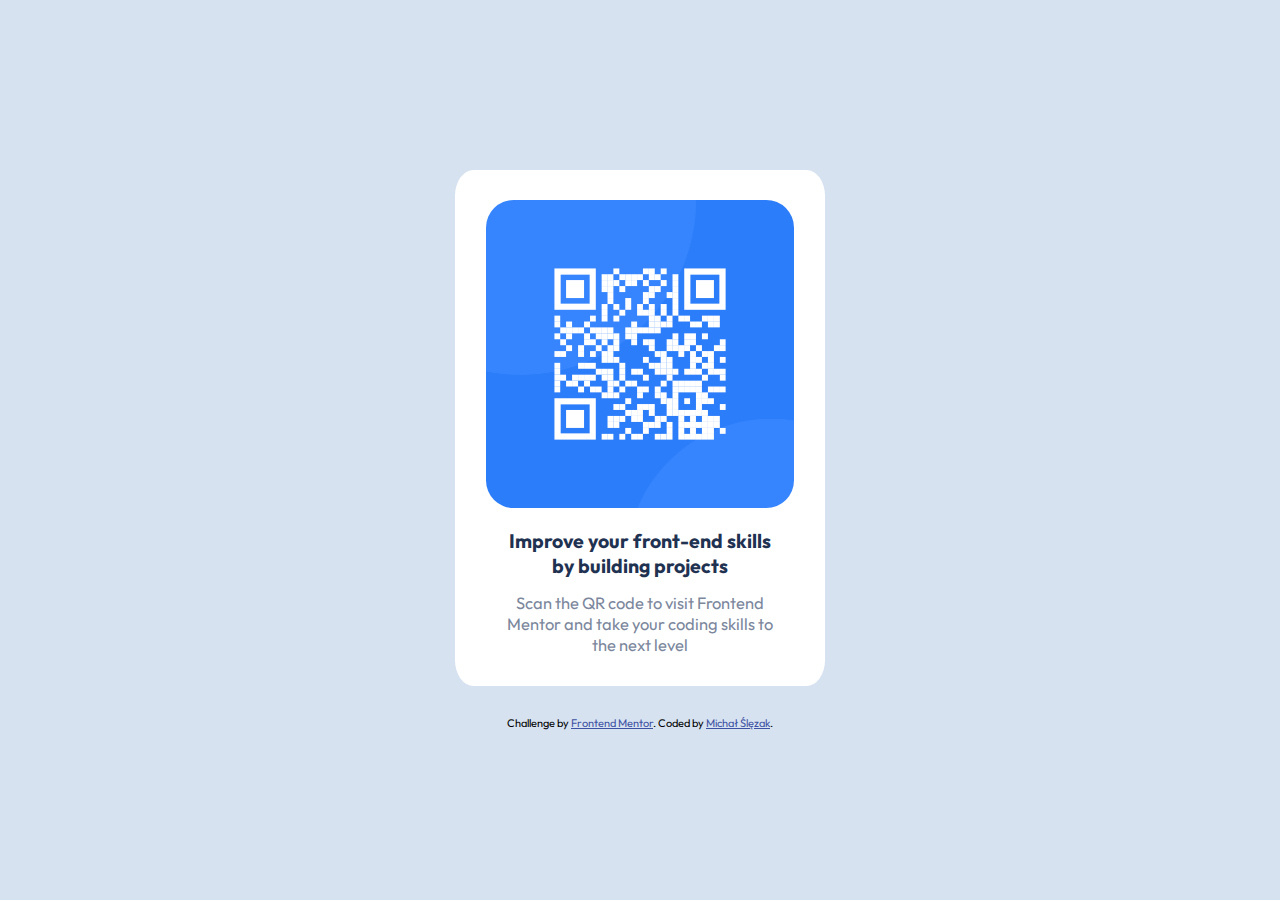
<file: qr-code-component-main/index.html>
<!DOCTYPE html>
<html lang="en">
<head>
  <meta charset="UTF-8">
  <meta name="viewport" content="width=device-width, initial-scale=1.0"> <!-- displays site properly based on user's device -->

  <link rel="icon" type="image/png" sizes="32x32" href="./images/favicon-32x32.png">
  <link rel="stylesheet" href="./css/style.css">
  <title>Frontend Mentor | QR code component</title>

  <!-- Feel free to remove these styles or customise in your own stylesheet 👍 -->
  <style>
    .attribution { font-size: 11px; text-align: center; }
    .attribution a { color: hsl(228, 45%, 44%); }
  </style>
</head>
<body>
  <div class="wrapper">
    <div class="component">
      <div class="image">
        <img src="./images/image-qr-code.png" alt="qr-code">
      </div>
      <article>
        <h1>Improve your front-end skills by building projects</h1>
        <p>Scan the QR code to visit Frontend Mentor and take your coding skills to the next level</p>
      </article>
    </div>
    <div class="attribution">
      Challenge by <a href="https://www.frontendmentor.io?ref=challenge" target="_blank">Frontend Mentor</a>. 
      Coded by <a href="#">Michał Ślęzak</a>.
    </div>
  </div>


  </div>
</body>
</html>
</file>
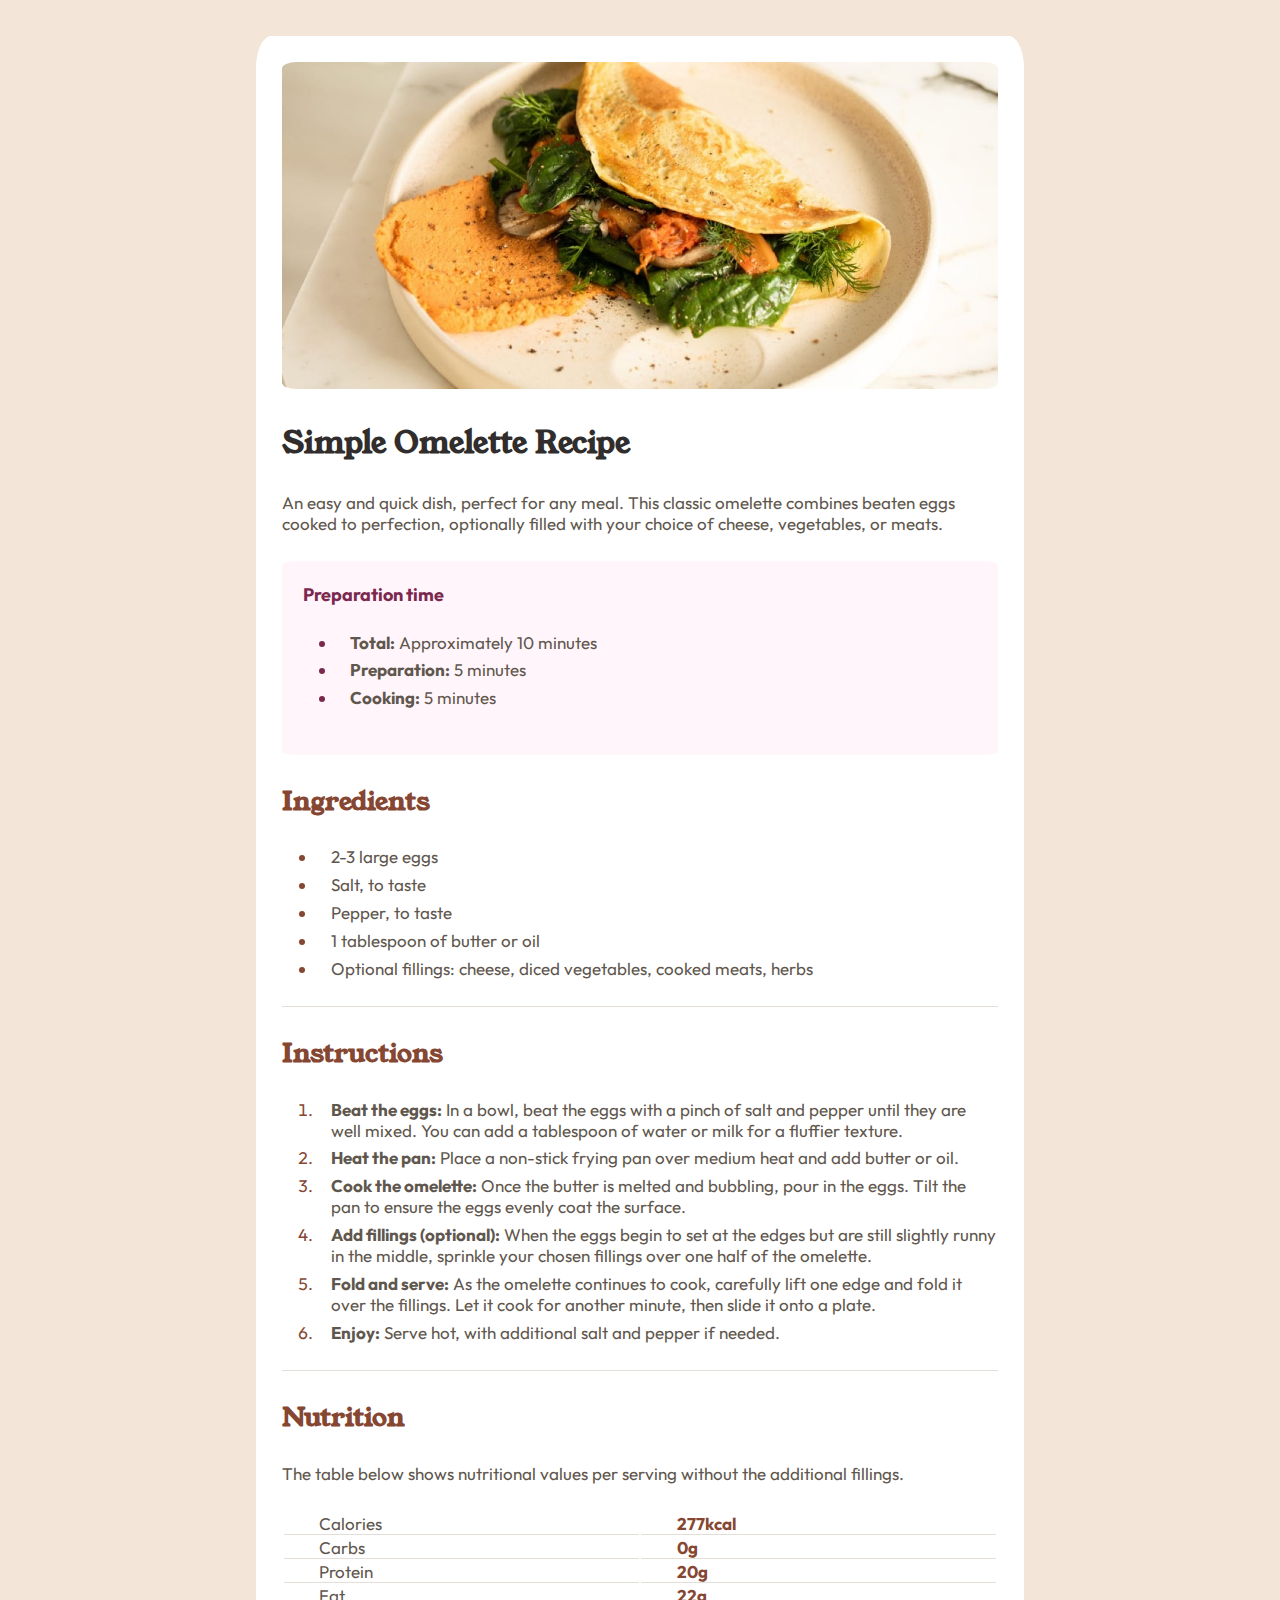
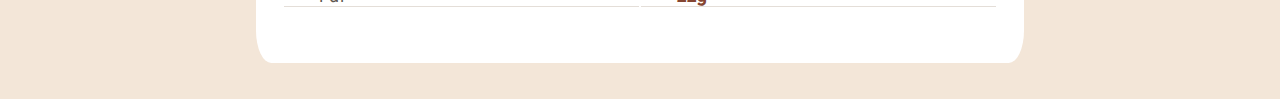
<file: recipe-page-main/index.html>
<!DOCTYPE html>
<html lang="en">
<head>
  <meta charset="UTF-8">
  <meta name="viewport" content="width=device-width, initial-scale=1.0"> <!-- displays site properly based on user's device -->

  <link rel="icon" type="image/png" sizes="32x32" href="./assets/images/favicon-32x32.png">
  <link rel="stylesheet" href="./css/style.css">
  <title>Frontend Mentor | Recipe page</title>

  <!-- Feel free to remove these styles or customise in your own stylesheet 👍 -->
  <style>
    .attribution { font-size: 11px; text-align: center; }
    .attribution a { color: hsl(228, 45%, 44%); }
  </style>
</head>
<body>
  <div class="wrap">
    <header>
      <div class="image"><img src="./assets/images/image-omelette.jpeg" alt="Omelette"></div>
      <article>
        <h1>Simple Omelette Recipe</h1>
        <p>An easy and quick dish, perfect for any meal. This classic omelette combines beaten eggs cooked 
          to perfection, optionally filled with your choice of cheese, vegetables, or meats.</p>
      </article>
    </header>
    <main>
      <section class="prep-time">
        <h3>Preparation time</h3> <!-- I know, I know h3 ;-) -->
        <ul>
          <li><span>Total:</span> Approximately 10 minutes</li>
          <li><span>Preparation:</span> 5 minutes</li>
          <li><span>Cooking:</span> 5 minutes</li>
        </ul>
      </section>
      <section class="ingredients">
        <h2>Ingredients</h2>
        <ul>
          <li>2-3 large eggs</li>
          <li>Salt, to taste</li>
          <li>Pepper, to taste</li>
          <li>1 tablespoon of butter or oil</li>
          <li>Optional fillings: cheese, diced vegetables, cooked meats, herbs</li>
        </ul>
      </section>
      <section class="manual">
        <h2>Instructions</h2>
        <ol>
          <li><span>Beat the eggs:</span> In a bowl, beat the eggs with a pinch of salt and pepper until they are well mixed. 
            You can add a tablespoon of water or milk for a fluffier texture.</li>
          <li><span>Heat the pan:</span> Place a non-stick frying pan over medium heat and add butter or oil.</li>
          <li><span>Cook the omelette:</span> Once the butter is melted and bubbling, pour in the eggs. Tilt the pan to ensure 
            the eggs evenly coat the surface.</li>
          <li><span>Add fillings (optional):</span> When the eggs begin to set at the edges but are still slightly runny in the 
            middle, sprinkle your chosen fillings over one half of the omelette.</li>
          <li><span>Fold and serve:</span> As the omelette continues to cook, carefully lift one edge and fold it over the 
            fillings. Let it cook for another minute, then slide it onto a plate.</li>
          <li><span>Enjoy:</span> Serve hot, with additional salt and pepper if needed.</li>
        </ol>
      </section>
      <section class="nutrition">
        <h2>Nutrition</h2>
        <p>The table below shows nutritional values per serving without the additional fillings.</p>
        <table>
          <tbody>
              <tr>
                  <td>Calories</td>
                  <td><span>277kcal</span></td>
              </tr>
              <tr>
                  <td>Carbs</td>
                  <td><span>0g</span></td>
              </tr>
              <tr>
                  <td>Protein</td>
                  <td><span>20g</span></td>
              </tr>
              <tr>
                  <td>Fat</td>
                  <td><span>22g</span></td>
              </tr>
          </tbody>
      </table>
      </section>
    </main>
  </div>
  <!-- <div class="attribution">
    Challenge by <a href="https://www.frontendmentor.io?ref=challenge" target="_blank">Frontend Mentor</a>. 
    Coded by <a href="#">Michał Ślęzak</a>. -->
  </div>
</body>
</html>
</file>
<file: recipe-page-main/css/style.css>
@import url('https://fonts.googleapis.com/css2?family=Outfit:wght@100..900&family=Young+Serif&display=swap');
@import url('https://fonts.googleapis.com/css2?family=Outfit:wght@100..900&display=swap');
html {
    --borderBottomColor: hsl(30, 18%, 87%);
}

* {
    margin: 0;
    padding: 0;
    box-sizing: border-box;
}

/* set the colors, font-size, font etc. */
html {
    background-color: hsl(30, 54%, 90%);
    font-size: 15px;
}

.wrap {
    background-color: hsl(0, 0%, 100%);
}

.prep-time {
    background-color: hsl(330, 100%, 98%);
}

h3 {
    color: hsl(332, 51%, 32%);
    font-size: 1.2rem;
}

h1 {
    color: hsl(24, 5%, 18%);
    font-size: 2rem;
}

h2 {
    font-size: 1.7rem;
}

h2, table span{
    color: hsl(14, 45%, 36%);
}

span {
    color: hsl(30, 10%, 34%);
    font-weight: bold;
}

p, ul, ol, td {
    color: hsl(30, 10%, 34%);
}

h1, h2 {
    font-family: "Young Serif", Arial, "Helvetica Neue", Helvetica, sans-serif;
}

ul, ol, p, h3, td {
    font-family: "Outfit", Arial, "Helvetica Neue", Helvetica, sans-serif;
}

.prep-time li::marker {
    color: hsl(332, 51%, 32%);
}

li::marker {
    color: hsl(14, 45%, 36%);
}

/* attribution */
.attribution {
    position: absolute;
    bottom: 0;
    left: 50%;
}

/* desktop */
body {
    display: flex;
    flex-direction: column;
    align-items: center;
    justify-content: center;
    min-height: 108vh;
    /* flex-basis: 100vw; */
}

.wrap {
    width: calc(100vw / 3);
    margin: 4vh 0;
    border-radius: 2%;
    padding: 2%;
}

.image, img, header, main {
    width: 100%;
}

img, .prep-time {
    border-radius: 2%;
}

header {
    height: 20%;
}

main {
    height: 80%;
}

table {
    width: 100%;
}

tr {
    width: 100%;
}
td {
    width: 50%;
    border-collapse: collapse;
    padding-left: 5%;
}

/* set paddings for all sections + top/bottom margins for li */
.prep-time {
    padding: 3%;
}

.prep-time ul {
    padding-left: 4%;
}

li {
    padding-left: 2%;
    margin-top: 1%;
}

ul, ol {
    padding-left: 4%;
}

ul, ol, p, h2, h1, section {
    margin-top: calc(4% - 1px);
    margin-bottom: calc(4% - 1px);
}

/* fancy border-bottom  + table*/
.ingredients, .manual, td {
    border-bottom: 1px solid var(--borderBottomColor);
}

/* Mobile */
@media (max-width: 700px){

    .wrap {
        width: 100vw;
        margin: 0;
        padding: 0;
        border-radius: 0;
    }

    article, main {
        padding: 1% 5%;
    }

    li {
        margin-top: 2%;
    }

    .prep-time ul {
        padding-left: 7%;
    }

    ul, ol {
        padding-left: 7%;
    }

    ul, ol, p, h2, h1, section {
        margin-top: calc(4% - 1px);
        margin-bottom: calc(4% - 1px);
    }

}

/* Fold ;-) */
@media (width: 280px) and (height: 653px){
    .prep-time ul {
        padding-left: 9%;
    }

    ul, ol {
        padding-left: 9%;
    }
}

/* TABLET */
@media (min-width: 701px){

    body {
        font-size: 17px;
    }

    .wrap {
        width: 60vw;
    }

    .prep-time ul, ul, ol {
        padding-left: 5%;
    }

}
</file>
<file: qr-code-component-main/css/style.css>
@import url('https://fonts.googleapis.com/css2?family=Outfit:wght@100..900&display=swap');

/* reset */
* {
    margin: 0;
    padding: 0;
    box-sizing: border-box;
}

/* set basic styles form style-guide.md */
body {
    height: 100vh;
    background-color: hsl(212, 45%, 89%);
    font-family: "Outfit", Arial, "Helvetica Neue", Helvetica, sans-serif;
    font-size: 15px;
}

h1 {
    color: hsl(218, 44%, 22%);
    font-size: 1.3em;
}

p {
    color: hsl(220, 15%, 55%);
    font-size: 1.1em;
}

h1, p {
    white-space: pre-wrap;
    overflow-wrap: break-word;
    word-wrap: break-word;

}

.component {
    /* height: 80%; */
    text-align: center;
    background-color: hsl(0, 0%, 100%);
}

/* Desktop first */
body {
    max-height: 100vh;

    display: flex;
    justify-content: center;
    align-items: center;
}

.wrapper {
    /* height: 80vh; */
    display: flex;
    flex-direction: column;
    justify-content: center;
    align-items: center;
}

.component {
    display: flex;
    flex-direction: column;
    width: 60%;
    /* flex-basis: 80%; */
    justify-content: center;
    align-items: center;
    /* flex-grow: 1; */
    padding: 5%;
    border-radius: 5%;
}

article {
    width: 90%;
}

.image {
    width: 100%;
}

.image, h1 {
    margin-bottom: 5%;
}


img {
    width: 100%;
    border-radius: 9%;
}

.attribution {
    margin-top: 5%;
}

/* Mobile could've been better tbh */
@media only screen and (orientation: landscape) and (max-width:900px){
    body {
        max-height: 100vh;
        padding: 10% 0;
    }


    .wrapper {
        flex-direction: row;
        justify-content: center;
        align-items: center;

    }

    .component {
        flex-basis: 80vh;
        justify-content: space-between;
    }

    .attribution {
        margin-left: 5%;
    }

}
</file>
